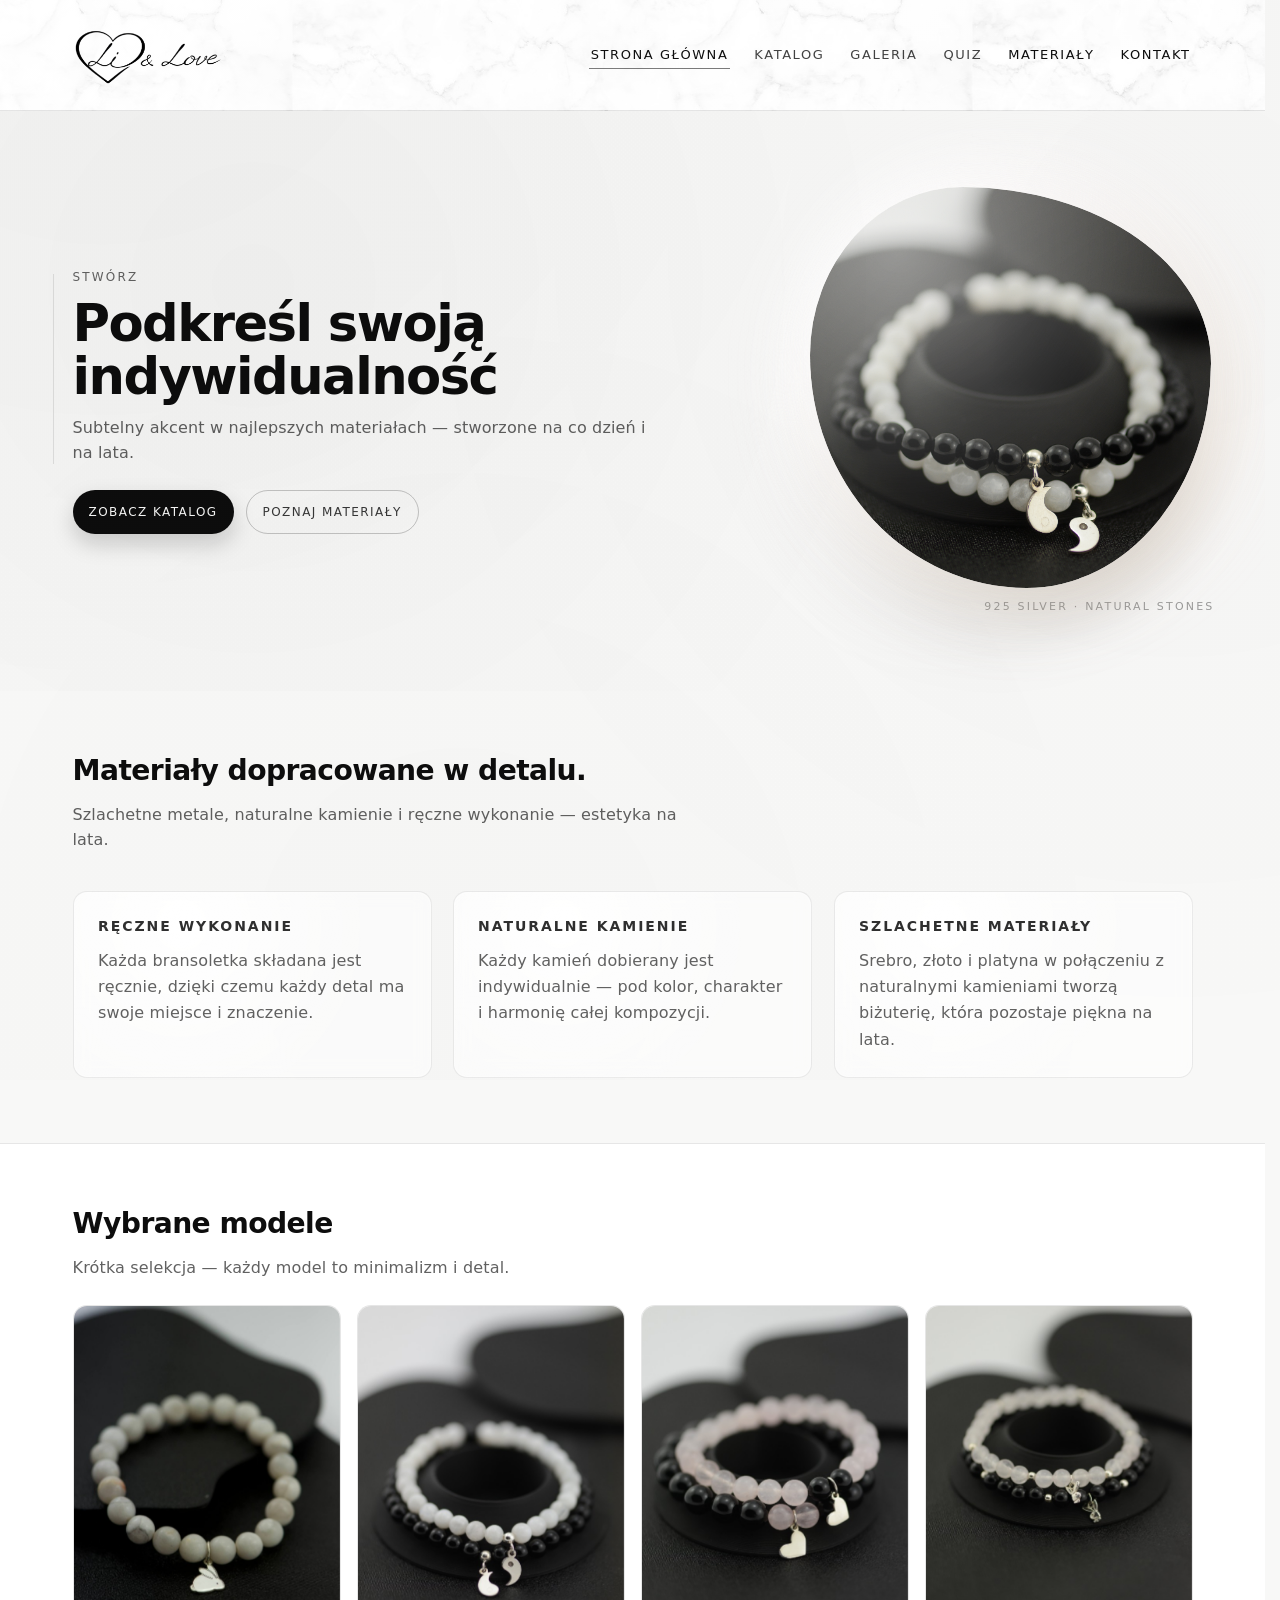
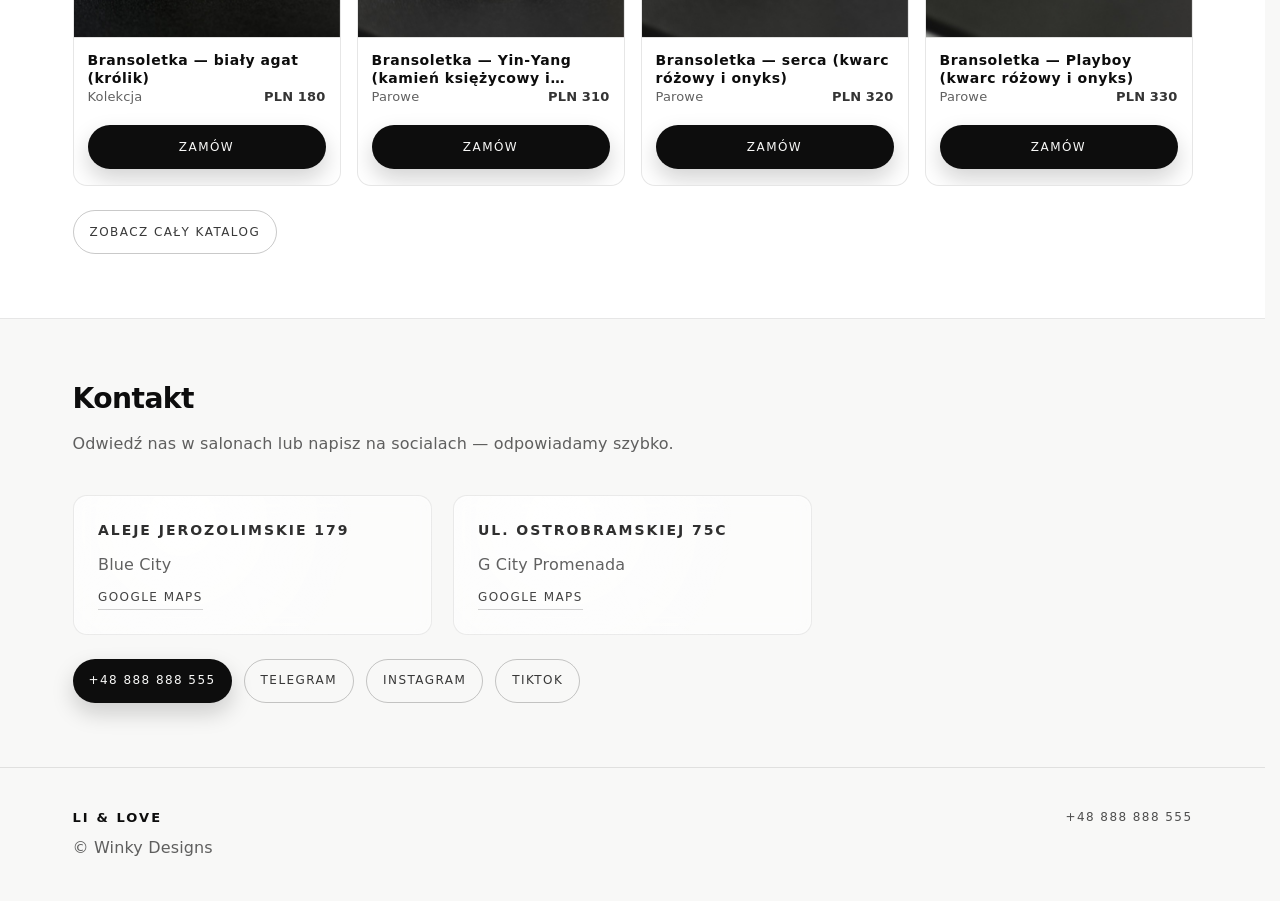
<file: index.html>
<!doctype html>
<html lang="pl">
  <head>
    <meta charset="utf-8" />
    <meta name="viewport" content="width=device-width, initial-scale=1" />
    <meta
      name="description"
      content="Minimalistyczna, luksusowa marka bransoletek. Nowoczesny design, wysokiej jakości materiały, ponadczasowe formy."
    />
    <title>Li &amp; Love · Bransoletki</title>

    <link rel="stylesheet" href="./css/reset.css" />
    <link rel="stylesheet" href="./css/styles.css?v=20260427-live1" />

    <!-- Favicon and Apple Touch Icons -->
    <link rel="icon" href="./assets/images/logo-mark.png" />
    <link rel="apple-touch-icon" sizes="180x180" href="./assets/images/apple-touch-icon.png" />
    <link rel="apple-touch-icon" sizes="152x152" href="./assets/images/apple-touch-icon-152x152.png" />
    <link rel="apple-touch-icon" sizes="120x120" href="./assets/images/apple-touch-icon-120x120.png" />
    <link rel="apple-touch-icon" sizes="76x76" href="./assets/images/apple-touch-icon-76x76.png" />
    <link rel="apple-touch-icon" sizes="60x60" href="./assets/images/apple-touch-icon-60x60.png" />
    <meta name="apple-mobile-web-app-capable" content="yes" />
    <meta name="apple-mobile-web-app-status-bar-style" content="default" />
    <meta name="apple-mobile-web-app-title" content="Li & Love" />
  </head>
  <body>
    <a class="skip-link" href="#main">Przejdź do treści</a>

    <header class="site-header" role="banner">
      <div class="container header-inner">
        <a class="brand" href="./index.html" aria-label="Li &amp; Love — strona główna">
          <img class="brand-logo" src="./assets/images/logo-header.png" alt="Li &amp; Love" />
        </a>

        <button class="nav-toggle" type="button" aria-label="Menu" aria-expanded="false">
          <span class="nav-toggle-bars" aria-hidden="true"></span>
        </button>

        <nav class="nav" aria-label="Główna nawigacja">
          <a class="nav-link is-active" href="./index.html">Strona główna</a>
          <a class="nav-link" href="./catalog.html">Katalog</a>
          <a class="nav-link" href="./gallery.html">Galeria</a>
          <a class="nav-link" href="./quiz.html">Quiz</a>
          <a class="nav-link" href="#materials">Materiały</a>
          <a class="nav-link" href="#contact">Kontakt</a>
          <span class="nav-indicator" aria-hidden="true"></span>
        </nav>
      </div>
    </header>

    <div class="mobile-menu" id="mobileMenu" hidden>
      <div class="mobile-menu-backdrop" data-close="1"></div>
      <div class="mobile-menu-panel" role="dialog" aria-modal="true" aria-label="Menu">
        <a class="mobile-menu-link" href="./index.html">Strona główna</a>
        <a class="mobile-menu-link" href="./catalog.html">Katalog</a>
        <a class="mobile-menu-link" href="./gallery.html">Galeria</a>
        <a class="mobile-menu-link" href="./quiz.html">Quiz</a>
        <a class="mobile-menu-link" href="#materials">Materiały</a>
        <a class="mobile-menu-link" href="#contact">Kontakt</a>
      </div>
    </div>

    <main id="main">
      <section class="hero" data-reveal>
        <div class="container hero-inner">
          <div class="hero-copy">
            <p class="eyebrow">Stwórz</p>
            <h1 class="hero-title">Podkreśl swoją indywidualność</h1>
            <p class="hero-subtitle">
              Subtelny akcent w najlepszych materiałach — stworzone na co dzień i na lata.
            </p>
            <div class="hero-actions">
              <a class="btn btn-primary" href="./catalog.html">Zobacz katalog</a>
              <a class="btn btn-ghost" href="#materials">Poznaj materiały</a>
            </div>
          </div>

          <div class="hero-media">
            <div class="hero-art" aria-hidden="true">
              <div class="hero-bg-orb"></div>
              <div class="hero-product-wrap">
                <div class="hero-product">
                  <img
                    class="hero-bracelet"
                    src="./assets/images/bracelet-hero-new.png"
                    alt="Bransoletka Li &amp; Love"
                    loading="eager"
                    decoding="async"
                  />
                  <div class="hero-shine hero-shine--blur" aria-hidden="true"></div>
                  <div class="hero-shine hero-shine--gloss" aria-hidden="true"></div>
                </div>
              </div>
            </div>
          </div>
        </div>
      </section>

      <section class="section" id="materials" data-reveal>
        <div class="container">
          <div class="section-head">
            <h2 class="section-title">Materiały dopracowane w detalu.</h2>
            <p class="section-subtitle">
              Szlachetne metale, naturalne kamienie i ręczne wykonanie — estetyka na lata.
            </p>
          </div>

          <div class="feature-grid">
            <article class="feature">
              <h3 class="feature-title">RĘCZNE WYKONANIE</h3>
              <p class="feature-text">Każda bransoletka składana jest ręcznie, dzięki czemu każdy detal ma swoje miejsce i znaczenie.</p>
            </article>
            <article class="feature">
              <h3 class="feature-title">NATURALNE KAMIENIE</h3>
              <p class="feature-text">Każdy kamień dobierany jest indywidualnie — pod kolor, charakter i harmonię całej kompozycji.</p>
            </article>
            <article class="feature">
              <h3 class="feature-title">SZLACHETNE MATERIAŁY</h3>
              <p class="feature-text">Srebro, złoto i platyna w połączeniu z naturalnymi kamieniami tworzą biżuterię, która pozostaje piękna na lata.</p>
            </article>
          </div>
        </div>
      </section>

      <section class="section section-contrast" data-reveal>
        <div class="container">
          <div class="section-head">
            <h2 class="section-title">Wybrane modele</h2>
            <p class="section-subtitle">Krótka selekcja — każdy model to minimalizm i detal.</p>
          </div>

          <div class="product-grid" id="featuredGrid" aria-live="polite"></div>

          <div class="section-actions">
            <a class="btn btn-ghost" href="./catalog.html">Zobacz cały katalog</a>
          </div>
        </div>
      </section>

      <section class="section" id="contact" data-reveal>
        <div class="container">
          <div class="section-head">
            <h2 class="section-title">Kontakt</h2>
            <p class="section-subtitle">Odwiedź nas w salonach lub napisz na socialach — odpowiadamy szybko.</p>
          </div>

          <div class="feature-grid">
            <article class="feature">
              <h3 class="feature-title">Aleje Jerozolimskie 179</h3>
              <p class="feature-text">Blue City</p>
              <a
                class="feature-map"
                href="https://www.google.com/maps/search/?api=1&query=Aleje%20Jerozolimskie%20179%2C%20Warszawa"
                target="_blank"
                rel="noopener"
              >Google Maps</a>
            </article>
            <article class="feature">
              <h3 class="feature-title">ul. Ostrobramskiej 75C</h3>
              <p class="feature-text">G City Promenada</p>
              <a
                class="feature-map"
                href="https://www.google.com/maps/search/?api=1&query=ul.%20Ostrobramskiej%2075C%2C%20Warszawa"
                target="_blank"
                rel="noopener"
              >Google Maps</a>
            </article>
          </div>

          <div class="section-actions">
            <a class="btn btn-primary" href="tel:+48888888555" aria-label="Zadzwoń: +48 888 888 555">+48 888 888 555</a>
            <a class="btn btn-ghost" href="https://t.me/fleur_de_lis_li" aria-label="Telegram: @fleur_de_lis_li">Telegram</a>
            <a class="btn btn-ghost" href="https://www.instagram.com/bizuteria_li_andlove/" aria-label="Instagram: @bizuteria_li_andlove">Instagram</a>
            <a class="btn btn-ghost" href="https://www.tiktok.com/@bizuteria_li_andlove" aria-label="TikTok: bizuteria_li_andlove">TikTok</a>
          </div>
        </div>
      </section>
    </main>

    <footer class="site-footer">
      <div class="container footer-inner">
        <div class="footer-left">
          <p class="footer-brand">Li &amp; Love</p>
          <p class="footer-note">© Winky Designs</p>
        </div>
        <div class="footer-right">
          <a class="footer-link" href="tel:+48888888555">+48 888 888 555</a>
        </div>
      </div>
    </footer>

    <script type="module" src="./js/main.js?v=20260426-akwa2"></script>
  </body>
</html>
</file>
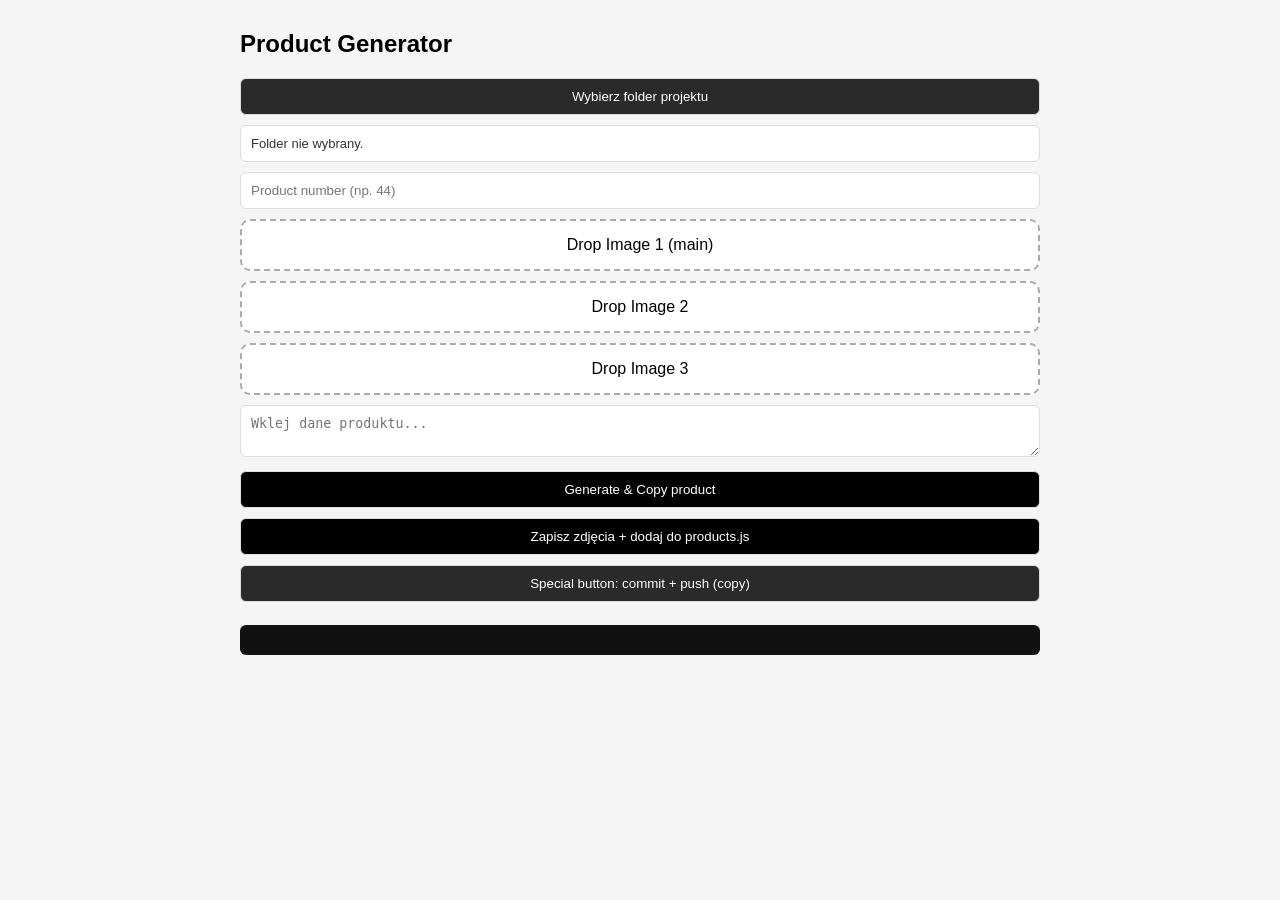
<file: product-generator.html>
<!DOCTYPE html>
<html lang="pl">
<head>
  <meta charset="UTF-8" />
  <meta name="viewport" content="width=device-width, initial-scale=1" />
  <title>Product Generator</title>

  <style>
    body {
      font-family: Arial, sans-serif;
      background: #f5f5f5;
      padding: 30px;
      max-width: 800px;
      margin: auto;
    }

    h2 {
      margin-top: 0;
    }

    input, textarea, button {
      width: 100%;
      margin-bottom: 10px;
      padding: 10px;
      border-radius: 6px;
      border: 1px solid #ddd;
      box-sizing: border-box;
    }

    button {
      background: black;
      color: white;
      cursor: pointer;
    }

    button.secondary {
      background: #2a2a2a;
    }

    button:disabled {
      opacity: 0.6;
      cursor: not-allowed;
    }

    .dropzone {
      border: 2px dashed #aaa;
      padding: 15px;
      text-align: center;
      border-radius: 10px;
      background: white;
      margin-bottom: 10px;
    }

    .dropzone.active {
      border-color: black;
    }

    .preview img {
      width: 80px;
      height: 80px;
      object-fit: cover;
      margin-top: 10px;
      border-radius: 6px;
    }

    .status {
      font-size: 13px;
      color: #333;
      margin-bottom: 10px;
      padding: 10px;
      border-radius: 6px;
      background: #fff;
      border: 1px solid #ddd;
    }

    pre {
      background: #111;
      color: #0f0;
      padding: 15px;
      border-radius: 6px;
      white-space: pre-wrap;
    }
  </style>
</head>

<body>

<h2>Product Generator</h2>

<button class="secondary" onclick="pickProjectFolder()">Wybierz folder projektu</button>
<div class="status" id="folderStatus">Folder nie wybrany.</div>

<input type="number" id="productIndex" placeholder="Product number (np. 44)" />

<div class="dropzone" data-index="0">
  Drop Image 1 (main)
  <div class="preview"></div>
</div>

<div class="dropzone" data-index="1">
  Drop Image 2
  <div class="preview"></div>
</div>

<div class="dropzone" data-index="2">
  Drop Image 3
  <div class="preview"></div>
</div>

<textarea id="textInput" placeholder="Wklej dane produktu..."></textarea>

<button onclick="generateAndCopy()">Generate & Copy product</button>
<button onclick="saveToProject()">Zapisz zdjęcia + dodaj do products.js</button>
<button class="secondary" onclick="specialPushButton()">Special button: commit + push (copy)</button>

<pre id="output"></pre>

<script>
let files = [null, null, null];
let projectDirHandle = null;
let lastProductMeta = null;

const folderStatus = document.getElementById("folderStatus");

document.querySelectorAll(".dropzone").forEach((zone) => {
  zone.addEventListener("dragover", (e) => {
    e.preventDefault();
    zone.classList.add("active");
  });

  zone.addEventListener("dragleave", () => {
    zone.classList.remove("active");
  });

  zone.addEventListener("drop", (e) => {
    e.preventDefault();
    zone.classList.remove("active");

    const index = Number(zone.dataset.index);
    const file = e.dataTransfer.files[0];
    if (!file) return;

    files[index] = file;

    const preview = zone.querySelector(".preview");
    preview.innerHTML = "";

    const img = document.createElement("img");
    img.src = URL.createObjectURL(file);
    preview.appendChild(img);
  });
});

function setStatus(msg) {
  folderStatus.textContent = msg;
}

async function pickProjectFolder() {
  if (!("showDirectoryPicker" in window)) {
    alert("Twoja przeglądarka nie wspiera File System Access API (użyj Chrome/Edge).");
    return;
  }

  try {
    const dir = await window.showDirectoryPicker();
    await ensureProjectStructure(dir);
    projectDirHandle = dir;
    setStatus("Folder projektu wybrany poprawnie.");
  } catch (error) {
    if (error && error.name === "AbortError") return;
    alert("To nie wygląda na folder projektu liandlove.github.io.");
  }
}

async function ensureProjectStructure(root) {
  const jsDir = await root.getDirectoryHandle("js");
  await jsDir.getFileHandle("products.js");
  const assetsDir = await root.getDirectoryHandle("assets");
  await assetsDir.getDirectoryHandle("images");
}

function getIndex() {
  const value = document.getElementById("productIndex").value;
  if (!value) {
    alert("Wpisz numer produktu!");
    return null;
  }
  return String(value).trim();
}

function slugify(text) {
  return text
    .toLowerCase()
    .normalize("NFD")
    .replace(/[\u0300-\u036f]/g, "")
    .replace(/[^\w\s-]/g, "")
    .replace(/\s+/g, "-")
    .replace(/-+/g, "-")
    .replace(/^-|-$/g, "");
}

function extractField(text, label) {
  const regex = new RegExp(label + ":(.*)");
  const match = text.match(regex);
  return match ? match[1].trim() : "";
}

function extractDescription(text) {
  const parts = text.split("Opis:");
  return parts[1] ? parts[1].trim() : "";
}

function parsePrice(text) {
  const parsed = parseInt(String(text).replace(/[^\d]/g, ""), 10);
  return Number.isFinite(parsed) ? parsed : 0;
}

function detectColors(text) {
  const map = {
    ziel: "green",
    srebr: "silver",
    czarn: "black",
    bial: "white",
    beż: "beige",
    bez: "beige",
    oliwk: "green",
    rozow: "pink",
    szar: "gray",
    zl: "gold"
  };

  const found = [];
  const lowered = text.toLowerCase();
  for (const key in map) {
    if (lowered.includes(key)) found.push(map[key]);
  }
  return [...new Set(found)];
}

function buildProduct(index) {
  const text = document.getElementById("textInput").value;

  const category = extractField(text, "Kategoria");
  const priceText = extractField(text, "Cena");
  const stone = extractField(text, "Rodzaj kamienia");
  const metal = extractField(text, "Metal");
  const weight = extractField(text, "Waga");
  const description = extractDescription(text);

  const price = parsePrice(priceText);
  const baseId = stone ? slugify(stone) : "produkt";
  const id = `${baseId}-${index}`;
  const safeStone = stone || "nowy model";
  const name = `Bransoletka — ${safeStone}`;
  const colors = detectColors(description + " " + safeStone);

  const base = `./assets/images/product-${index}`;
  const images = files
    .map((file, i) => (file ? `${base}-0${i + 1}.png` : null))
    .filter(Boolean);

  return {
    id,
    name,
    price,
    currency: "PLN",
    colors,
    material: "sterling_silver",
    images,
    featured: false,
    categories: [category || "Kolekcja"],
    description,
    specs: {
      kamienie: safeStone,
      metal: metal || "Srebro 925",
      waga: weight || ""
    },
    gallery: images
  };
}

function generateAndCopy() {
  const index = getIndex();
  if (!index) return;

  const product = buildProduct(index);
  const json = JSON.stringify(product, null, 2);

  document.getElementById("output").textContent = json;
  lastProductMeta = { index, product };

  navigator.clipboard.writeText(json).then(() => {
    alert("Copied to clipboard ✅");
  });
}

async function fileToPngBlob(file) {
  const bitmap = await createImageBitmap(file);
  const canvas = document.createElement("canvas");
  canvas.width = bitmap.width;
  canvas.height = bitmap.height;
  const ctx = canvas.getContext("2d");
  ctx.drawImage(bitmap, 0, 0);
  return new Promise((resolve) => {
    canvas.toBlob((blob) => resolve(blob), "image/png");
  });
}

async function saveImages(index) {
  const assetsDir = await projectDirHandle.getDirectoryHandle("assets");
  const imagesDir = await assetsDir.getDirectoryHandle("images");

  for (let i = 0; i < files.length; i += 1) {
    const file = files[i];
    if (!file) continue;

    const pngBlob = await fileToPngBlob(file);
    const fileName = `product-${index}-0${i + 1}.png`;
    const targetFile = await imagesDir.getFileHandle(fileName, { create: true });
    const writable = await targetFile.createWritable();
    await writable.write(pngBlob);
    await writable.close();
  }
}

async function appendProductToProductsJs(product) {
  const jsDir = await projectDirHandle.getDirectoryHandle("js");
  const productsFileHandle = await jsDir.getFileHandle("products.js");
  const file = await productsFileHandle.getFile();
  const content = await file.text();

  const insertPos = content.lastIndexOf("];");
  if (insertPos === -1) {
    throw new Error("Nie znaleziono końca tablicy PRODUCTS w js/products.js");
  }

  const before = content.slice(0, insertPos).trimEnd();
  const needsComma = !before.endsWith(",") && !before.endsWith("[");
  const productJson = JSON.stringify(product, null, 2);
  const insertChunk = `${needsComma ? "," : ""}\n${productJson}\n`;
  const next = content.slice(0, insertPos) + insertChunk + content.slice(insertPos);

  const writable = await productsFileHandle.createWritable();
  await writable.write(next);
  await writable.close();
}

async function saveToProject() {
  const index = getIndex();
  if (!index) return;
  if (!projectDirHandle) {
    alert("Najpierw kliknij 'Wybierz folder projektu'.");
    return;
  }

  const product = buildProduct(index);
  if (!product.images.length) {
    alert("Dodaj minimum 1 zdjęcie.");
    return;
  }

  try {
    await saveImages(index);
    await appendProductToProductsJs(product);
    document.getElementById("output").textContent = JSON.stringify(product, null, 2);
    lastProductMeta = { index, product };
    alert("Zapisane: zdjęcia + js/products.js ✅");
  } catch (error) {
    console.error(error);
    alert("Błąd zapisu. Sprawdź uprawnienia do folderu i spróbuj ponownie.");
  }
}

function specialPushButton() {
  const idx = lastProductMeta?.index ? String(lastProductMeta.index) : "unknown";
  const commitTitle = `add product ${idx} from generator`;
  const commands = [
    "git add .",
    `git commit -m "${commitTitle}"`,
    "git push"
  ];

  const text = commands.join("\n");
  navigator.clipboard.writeText(text).then(() => {
    alert("Skopiowałem komendy git do schowka. Wklej je w terminalu projektu.");
  });
}
</script>

</body>
</html>
</file>
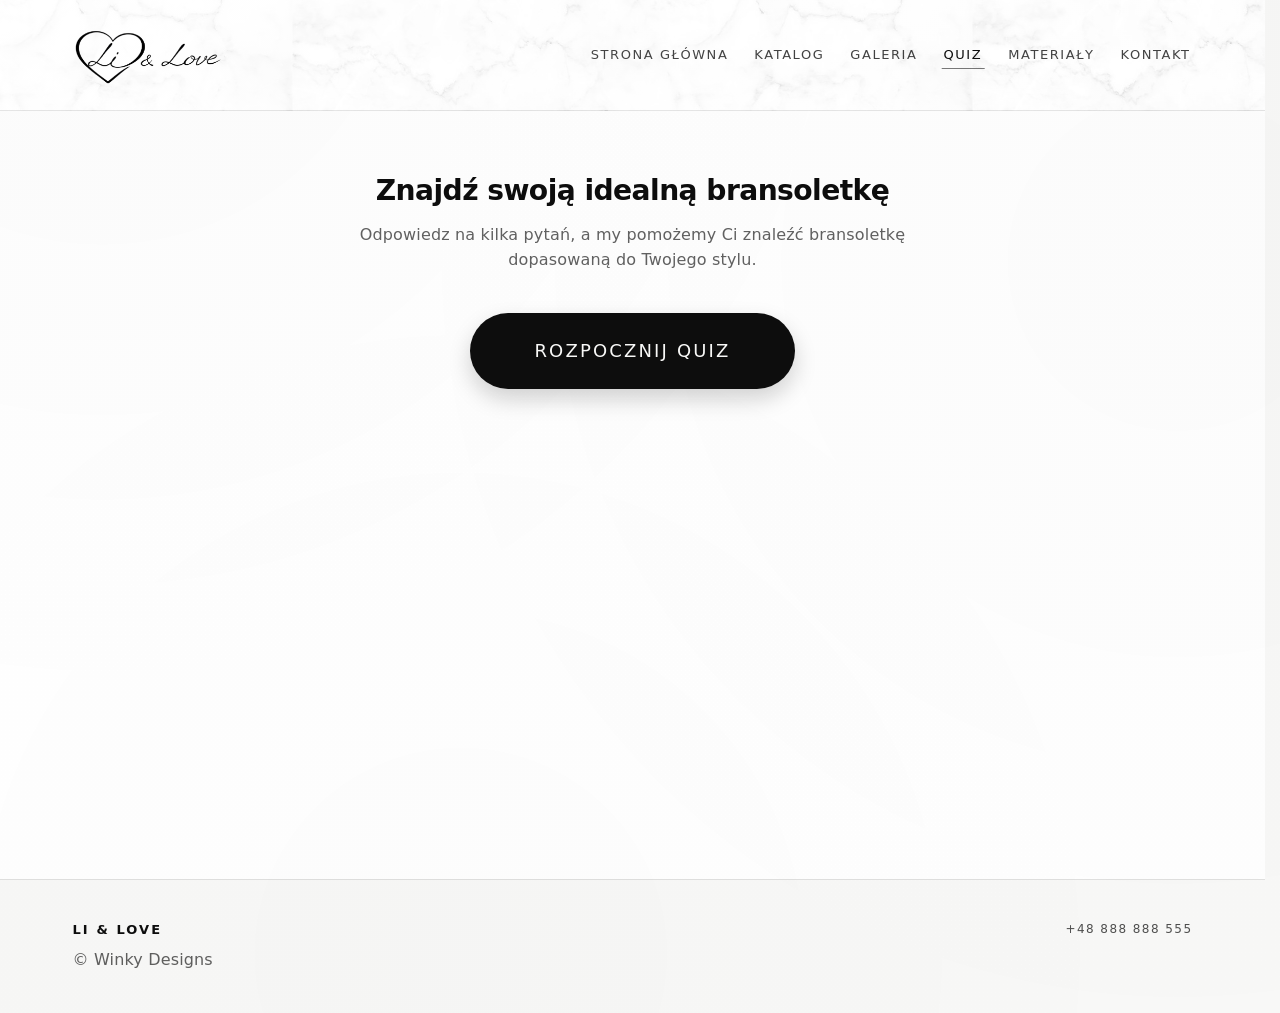
<file: quiz.html>
<!doctype html>
<html lang="pl">
  <head>
    <meta charset="utf-8" />
    <meta name="viewport" content="width=device-width, initial-scale=1" />
    <meta
      name="description"
      content="Quiz pomoże Ci znaleźć idealną bransoletkę dopasowaną do Twojego stylu. Odpowiedz na kilka pytań i odkryj swoją bransoletkę Li & Love."
    />
    <title>Quiz · Znajdź idealną bransoletkę | Li &amp; Love</title>

    <link rel="stylesheet" href="./css/reset.css" />
    <link rel="stylesheet" href="./css/styles.css?v=20260427-live1" />
    <link rel="stylesheet" href="./css/quiz.css" />

    <!-- Favicon and Apple Touch Icons -->
    <link rel="icon" href="./assets/images/logo-mark.png" />
    <link rel="apple-touch-icon" sizes="180x180" href="./assets/images/apple-touch-icon.png" />
    <link rel="apple-touch-icon" sizes="152x152" href="./assets/images/apple-touch-icon-152x152.png" />
    <link rel="apple-touch-icon" sizes="120x120" href="./assets/images/apple-touch-icon-120x120.png" />
    <link rel="apple-touch-icon" sizes="76x76" href="./assets/images/apple-touch-icon-76x76.png" />
    <link rel="apple-touch-icon" sizes="60x60" href="./assets/images/apple-touch-icon-60x60.png" />
    <meta name="apple-mobile-web-app-capable" content="yes" />
    <meta name="apple-mobile-web-app-status-bar-style" content="default" />
    <meta name="apple-mobile-web-app-title" content="Li & Love" />
  </head>
  <body>
    <a class="skip-link" href="#quiz-main">Przejdź do quizu</a>

    <header class="site-header" role="banner">
      <div class="container header-inner">
        <a class="brand" href="./index.html" aria-label="Li &amp; Love — strona główna">
          <img class="brand-logo" src="./assets/images/logo-header.png" alt="Li &amp; Love" />
        </a>

        <button class="nav-toggle" type="button" aria-label="Menu" aria-expanded="false">
          <span class="nav-toggle-bars" aria-hidden="true"></span>
        </button>

        <nav class="nav" aria-label="Główna nawigacja">
          <a class="nav-link" href="./index.html">Strona główna</a>
          <a class="nav-link" href="./catalog.html">Katalog</a>
          <a class="nav-link" href="./gallery.html">Galeria</a>
          <a class="nav-link is-active" href="./quiz.html">Quiz</a>
          <a class="nav-link" href="./index.html#materials">Materiały</a>
          <a class="nav-link" href="./index.html#contact">Kontakt</a>
          <span class="nav-indicator" aria-hidden="true"></span>
        </nav>
      </div>
    </header>

    <div class="mobile-menu" id="mobileMenu" hidden>
      <div class="mobile-menu-backdrop" data-close="1"></div>
      <div class="mobile-menu-panel" role="dialog" aria-modal="true" aria-label="Menu">
        <a class="mobile-menu-link" href="./index.html">Strona główna</a>
        <a class="mobile-menu-link" href="./catalog.html">Katalog</a>
        <a class="mobile-menu-link" href="./gallery.html">Galeria</a>
        <a class="mobile-menu-link" href="./quiz.html">Quiz</a>
        <a class="mobile-menu-link" href="./index.html#materials">Materiały</a>
        <a class="mobile-menu-link" href="./index.html#contact">Kontakt</a>
      </div>
    </div>

    <main id="quiz-main" class="quiz-main">
      <!-- Quiz Content -->
      <div class="container">
        <!-- Welcome Screen -->
        <div class="quiz-screen welcome-screen" id="welcomeScreen">
          <div class="screen-content">
            <div class="section-head">
              <h1 class="section-title">Znajdź swoją idealną bransoletkę</h1>
              <p class="section-subtitle">
                Odpowiedz na kilka pytań, a my pomożemy Ci znaleźć bransoletkę dopasowaną do Twojego stylu.
              </p>
            </div>
            <div class="quiz-actions">
              <button class="btn btn-primary btn-large" id="startQuizBtn">Rozpocznij quiz</button>
            </div>
          </div>
        </div>

        <!-- Question Screen -->
        <div class="quiz-screen question-screen hidden" id="questionScreen">
          <div class="screen-content">
            <!-- Progress Bar -->
            <div class="quiz-progress">
              <div class="progress-bar">
                <div class="progress-fill" id="progressFill"></div>
              </div>
              <div class="progress-text">
                Pytanie <span id="currentQuestion">1</span> z <span id="totalQuestions">8</span>
              </div>
            </div>

            <h2 class="question-title" id="questionTitle"></h2>
            <div class="question-options" id="questionOptions"></div>
            <div class="question-actions">
              <button class="btn btn-primary" id="nextBtn" disabled>Dalej</button>
              <button class="btn btn-secondary" id="backBtn" disabled>Wstecz</button>
            </div>
          </div>
        </div>

        <!-- Result Screen -->
        <div class="quiz-screen result-screen hidden" id="resultScreen">
          <div class="screen-content">
            <div class="section-head">
              <h2 class="section-title">Twoja idealna bransoletka</h2>
              <p class="section-subtitle">Na podstawie Twoich odpowiedzi znaleźliśmy dla Ciebie idealną bransoletkę.</p>
            </div>
            <div class="result-product" id="resultProduct"></div>
            <div class="result-alternatives" id="resultAlternatives"></div>
            <div class="result-actions">
              <button class="btn btn-secondary" id="restartQuizBtn">Powtórz quiz</button>
              <a href="./catalog.html" class="btn btn-ghost">Zobacz katalog</a>
            </div>
          </div>
        </div>
      </div>
    </main>

    <footer class="site-footer">
      <div class="container footer-inner">
        <div class="footer-left">
          <p class="footer-brand">Li &amp; Love</p>
          <p class="footer-note">© Winky Designs</p>
        </div>
        <div class="footer-right">
          <a class="footer-link" href="tel:+48888888555">+48 888 888 555</a>
        </div>
      </div>
    </footer>

    <!-- Scripts -->
    <script type="module" src="./js/products.js"></script>
    <script type="module" src="./js/productModal.js"></script>
    <script type="module" src="./js/quiz.js"></script>
    <script type="module" src="./js/main.js"></script>
  </body>
</html>
</file>
<file: css/styles.css>
:root {
  --black: #0d0d0d;
  --gray: #8c8c8c;
  --light-gray: #e6e6e6;
  --off-white: #f8f8f7;
  --white: #ffffff;

  --container: 1120px;
  --radius: 14px;
  --radius-sm: 10px;
  --shadow-soft: 0 12px 32px rgba(13, 13, 13, 0.12);

  --space-1: 8px;
  --space-2: 16px;
  --space-3: 24px;
  --space-4: 40px;
  --space-5: 64px;

  --text: var(--black);
  --muted: rgba(13, 13, 13, 0.65);
  --hairline: rgba(13, 13, 13, 0.1);

  --ease: cubic-bezier(0.2, 0.8, 0.2, 1);
  --dur: 180ms;
}

html,
body {
  overflow-x: clip;
}

html {
  scroll-behavior: smooth;
  scrollbar-gutter: stable;
}

@supports not (overflow: clip) {
  html,
  body {
    overflow-x: hidden;
  }
}

/* Telegram in-app browser: hard-block horizontal scrolling */
html.is-telegram,
html.is-telegram body {
  overflow-x: hidden !important;
  overscroll-behavior-x: none;
}

html.is-telegram body {
  touch-action: pan-y;
}

/* Anchor offset for sticky header */
#materials,
#contact {
  scroll-margin-top: 140px;
}

@media (max-width: 560px) {
  #materials,
  #contact {
    scroll-margin-top: 110px;
  }
}

body {
  background: var(--off-white);
  color: var(--text);
  font-family: ui-sans-serif, system-ui, -apple-system, Segoe UI, Roboto, Helvetica, Arial, "Apple Color Emoji",
    "Segoe UI Emoji";
  line-height: 1.55;
  letter-spacing: 0.01em;
}

/* Luxury grain (very subtle) */
body::before {
  content: "";
  position: fixed;
  inset: -20%;
  pointer-events: none;
  background:
    radial-gradient(circle at 20% 10%, rgba(13, 13, 13, 0.035), transparent 42%),
    radial-gradient(circle at 80% 35%, rgba(13, 13, 13, 0.028), transparent 48%),
    radial-gradient(circle at 40% 90%, rgba(13, 13, 13, 0.02), transparent 44%);
  opacity: 0.55;
  mix-blend-mode: multiply;
  transform: translate3d(0, 0, 0);
  animation: grainDrift 18s linear infinite;
  z-index: 0;
}

@keyframes grainDrift {
  0% {
    transform: translate3d(-1%, -1%, 0);
  }
  100% {
    transform: translate3d(1%, 1%, 0);
  }
}

@media (prefers-reduced-motion: reduce) {
  body::before {
    animation: none;
  }
}

/* Subtle motion primitives */
[data-reveal] {
  opacity: 1;
  transform: none;
  transition: none;
}

[data-reveal].is-revealed {
  opacity: 1;
  transform: translateY(0);
}

@media (prefers-reduced-motion: reduce) {
  [data-reveal] {
    opacity: 1;
    transform: none;
    transition: none;
  }
}

a:focus-visible {
  outline: 2px solid rgba(13, 13, 13, 0.55);
  outline-offset: 3px;
  border-radius: 10px;
}

.container {
  width: min(100% - 2 * var(--space-2), var(--container));
  margin-inline: auto;
}

.skip-link {
  position: absolute;
  left: -9999px;
  top: var(--space-2);
  background: var(--white);
  color: var(--black);
  border: 1px solid var(--hairline);
  border-radius: var(--radius-sm);
  padding: 10px 12px;
  z-index: 1000;
}

.skip-link:focus {
  left: var(--space-2);
}

/* Header / Nav */
.site-header {
  position: sticky;
  top: 0;
  z-index: 500;
  border-bottom: 1px solid var(--hairline);
  background: var(--white);
  background-image: url("../assets/textures/marble.png");
  background-size: 680px auto;
  background-position: center;
  background-repeat: repeat;
  isolation: isolate;
  overflow: clip;
}

/* Telegram in-app browser: avoid sticky header glitches */
html.is-telegram .site-header {
  position: static;
  top: auto;
}

.site-header::before {
  content: "";
  position: absolute;
  inset: 0;
  background: linear-gradient(90deg, rgba(255, 255, 255, 0.55), rgba(255, 255, 255, 0.35));
  z-index: -1;
}

.site-header::after {
  content: "";
  position: absolute;
  inset: 0;
  background: linear-gradient(115deg, rgba(255, 255, 255, 0), rgba(255, 255, 255, 0.26), rgba(255, 255, 255, 0));
  transform: translateX(-40%);
  opacity: 0.75;
  pointer-events: none;
  mix-blend-mode: soft-light;
  animation: headerGlint 10s var(--ease) infinite;
}

@keyframes headerGlint {
  0% {
    transform: translateX(-55%);
    opacity: 0.35;
  }
  45% {
    opacity: 0.75;
  }
  100% {
    transform: translateX(55%);
    opacity: 0.35;
  }
}

@media (prefers-reduced-motion: reduce) {
  .site-header::after {
    animation: none;
  }
}

.header-inner {
  display: flex;
  align-items: center;
  justify-content: space-between;
  gap: var(--space-2);
  padding-block: 0;
}

.brand {
  display: inline-flex;
  align-items: center;
  gap: 10px;
  min-height: 44px;
}

.brand-logo {
  height: 110px;
  width: auto;
  max-width: min(520px, 60vw);
  object-fit: contain;
  display: block;
}

@media (max-width: 992px) {
  .header-inner {
    display: grid;
    grid-template-columns: 1fr auto 1fr;
    align-items: center;
  }

  .brand-logo {
    height: 82px;
    max-width: min(380px, 74vw);
  }

  .brand {
    grid-column: 2;
    justify-self: center;
  }

  .nav {
    display: none !important;
  }
}

.nav {
  position: relative;
  display: flex;
  gap: clamp(12px, 2vw, 22px);
  align-items: center;
  flex-wrap: wrap;
  justify-content: flex-end;
}

.nav-toggle {
  display: none;
  width: 44px;
  height: 44px;
  border-radius: 999px;
  border: 1px solid rgba(13, 13, 13, 0.14);
  background: rgba(255, 255, 255, 0.65);
  cursor: pointer;
  justify-self: end;
}

.nav-toggle-bars {
  position: relative;
  display: block;
  width: 18px;
  height: 2px;
  margin: 0 auto;
  background: rgba(13, 13, 13, 0.78);
  border-radius: 999px;
  transition: background var(--dur) var(--ease), transform var(--dur) var(--ease);
}

.nav-toggle-bars::before,
.nav-toggle-bars::after {
  content: "";
  position: absolute;
  left: 0;
  width: 18px;
  height: 2px;
  background: rgba(13, 13, 13, 0.78);
  border-radius: 999px;
  transition: transform var(--dur) var(--ease), top var(--dur) var(--ease), opacity var(--dur) var(--ease);
}

.nav-toggle-bars::before {
  top: -6px;
}

.nav-toggle-bars::after {
  top: 6px;
}

.nav-toggle.is-open .nav-toggle-bars {
  background: transparent;
}

.nav-toggle.is-open .nav-toggle-bars::before {
  top: 0;
  transform: rotate(45deg);
}

.nav-toggle.is-open .nav-toggle-bars::after {
  top: 0;
  transform: rotate(-45deg);
}

@media (max-width: 992px) {
  .nav-toggle {
    display: inline-flex;
    align-items: center;
    justify-content: center;
    grid-column: 3;
  }
}

/* Mobile menu overlay */
.mobile-menu {
  position: fixed;
  inset: 0;
  z-index: 997;
}

.mobile-menu[hidden] {
  display: none !important;
}

.mobile-menu-backdrop {
  position: absolute;
  inset: 0;
  background: rgba(13, 13, 13, 0.35);
  backdrop-filter: blur(4px);
  -webkit-backdrop-filter: blur(4px);
  opacity: 0;
  transition: opacity 420ms cubic-bezier(0.16, 1, 0.3, 1);
}

.mobile-menu-panel {
  position: absolute;
  right: var(--space-2);
  top: calc(110px + var(--space-2));
  width: min(320px, calc(100% - 2 * var(--space-2)));
  border-radius: calc(var(--radius) + 6px);
  border: 1px solid rgba(255, 255, 255, 0.35);
  background: rgba(255, 255, 255, 0.92);
  box-shadow: 0 30px 80px rgba(13, 13, 13, 0.22);
  overflow: clip;
  padding: 10px;
  opacity: 0;
  transform-origin: 18px 18px;
  transform: translate3d(var(--menu-from-x, 0px), var(--menu-from-y, -8px), 0) scale(0.12);
  transition:
    opacity 220ms var(--ease),
    transform 420ms cubic-bezier(0.16, 1, 0.3, 1);
  will-change: opacity, transform;
}

.mobile-menu.is-open .mobile-menu-backdrop {
  opacity: 1;
}

.mobile-menu.is-open .mobile-menu-panel {
  opacity: 1;
  transform: translate3d(0, 0, 0) scale(1);
}

.mobile-menu.is-measuring .mobile-menu-backdrop {
  opacity: 0;
  transition: none;
}

.mobile-menu.is-measuring .mobile-menu-panel {
  opacity: 0;
  transform: translate(0, 0) scale(1);
  transition: none;
}

.mobile-menu.is-closing .mobile-menu-backdrop {
  opacity: 0;
}

.mobile-menu.is-closing .mobile-menu-panel {
  opacity: 0;
  transform: translate3d(var(--menu-from-x, 0px), var(--menu-from-y, -6px), 0) scale(0.12);
}

@media (prefers-reduced-motion: reduce) {
  /* Keep it subtle instead of disabling entirely */
  .mobile-menu-backdrop {
    transition: opacity 140ms linear;
  }

  .mobile-menu-panel {
    transition: opacity 140ms linear, transform 200ms ease-out;
    transform: translate3d(var(--menu-from-x, 0px), var(--menu-from-y, -6px), 0) scale(0.92);
  }
}

.mobile-menu-link {
  display: block;
  padding: 12px 12px;
  border-radius: 14px;
  font-size: 12px;
  letter-spacing: 0.14em;
  text-transform: uppercase;
  color: rgba(13, 13, 13, 0.82);
}

.mobile-menu-link:hover {
  background: rgba(255, 255, 255, 0.8);
}

@media (max-width: 992px) {
  .mobile-menu-panel {
    top: calc(82px + var(--space-2));
  }
}

.nav-link {
  font-size: 13px;
  letter-spacing: 0.12em;
  text-transform: uppercase;
  color: rgba(13, 13, 13, 0.78);
  padding: 6px 2px;
  transition: color var(--dur) var(--ease), opacity var(--dur) var(--ease);
}

.nav-link:hover {
  color: var(--black);
}

.nav-link.is-active {
  color: var(--black);
}

.nav-indicator {
  position: absolute;
  left: 0;
  bottom: 2px;
  height: 1px;
  width: 0;
  background: rgba(13, 13, 13, 0.55);
  transform: translateX(0);
  transition: transform 320ms var(--ease), width 320ms var(--ease), opacity 220ms var(--ease);
  opacity: 1;
  pointer-events: none;
}

@media (prefers-reduced-motion: reduce) {
  .nav-indicator {
    transition: none;
  }
}

/* Typography helpers */
.eyebrow {
  text-transform: uppercase;
  letter-spacing: 0.18em;
  font-size: 12px;
  color: rgba(13, 13, 13, 0.64);
}

.section-title {
  font-size: clamp(22px, 2.2vw, 30px);
  letter-spacing: -0.02em;
  line-height: 1.15;
}

.section-subtitle {
  margin-top: 10px;
  max-width: 60ch;
  color: var(--muted);
}

.section {
  padding-block: var(--space-5);
}

.section-contrast {
  background: var(--white);
  border-top: 1px solid var(--hairline);
  border-bottom: 1px solid var(--hairline);
}

.section-head {
  display: grid;
  gap: 6px;
  margin-bottom: var(--space-3);
}

.section-actions {
  margin-top: var(--space-3);
  display: flex;
  flex-wrap: wrap;
  align-items: center;
  gap: 12px;
}

/* Buttons */
.btn {
  display: inline-flex;
  align-items: center;
  justify-content: center;
  min-height: 44px;
  padding: 10px 16px;
  border-radius: 999px;
  letter-spacing: 0.12em;
  text-transform: uppercase;
  font-size: 12px;
  gap: 10px;
  transition: transform var(--dur) var(--ease), box-shadow var(--dur) var(--ease), background var(--dur) var(--ease),
    color var(--dur) var(--ease), border-color var(--dur) var(--ease);
}

.btn:focus-visible {
  outline: 2px solid rgba(13, 13, 13, 0.65);
  outline-offset: 3px;
}

.btn-primary {
  background: var(--black);
  color: var(--off-white);
  box-shadow: 0 10px 22px rgba(13, 13, 13, 0.18);
}

.btn-primary:hover {
  transform: translateY(-1px);
  box-shadow: 0 14px 28px rgba(13, 13, 13, 0.22);
}

.btn-ghost {
  border: 1px solid rgba(13, 13, 13, 0.22);
  color: rgba(13, 13, 13, 0.82);
  background: transparent;
}

.btn-ghost:hover {
  border-color: rgba(13, 13, 13, 0.35);
  color: var(--black);
  transform: translateY(-1px);
}

.btn:active {
  transform: translateY(0);
}

/* Hero */
.hero {
  padding-block: clamp(56px, 7vw, 92px);
  position: relative;
}

.hero::after {
  content: "";
  position: absolute;
  inset: 0;
  background: radial-gradient(circle at 20% 30%, rgba(13, 13, 13, 0.03), transparent 60%);
  pointer-events: none;
}

.hero-inner {
  display: grid;
  grid-template-columns: 1.25fr 0.75fr;
  gap: clamp(24px, 4vw, 56px);
  align-items: center;
}

.hero-copy {
  position: relative;
}

@media (min-width: 981px) {
  .hero-copy::before {
    content: "";
    position: absolute;
    left: -20px;
    top: 6px;
    height: 190px;
    width: 1px;
    background: rgba(13, 13, 13, 0.1);
  }
}

.hero-title {
  margin-top: 10px;
  font-size: clamp(34px, 4vw, 56px);
  letter-spacing: -0.03em;
  line-height: 1.03;
}

.hero-subtitle {
  margin-top: 14px;
  max-width: 58ch;
  color: var(--muted);
}

.hero-actions {
  margin-top: var(--space-3);
  display: flex;
  flex-wrap: wrap;
  gap: 12px;
}

.hero-media {
  display: grid;
  place-items: center;
}

.hero-art {
  position: relative;
  width: min(560px, 100%);
  aspect-ratio: 1 / 1;
  display: grid;
  place-items: center;
  isolation: isolate;
}

@media (min-width: 981px) {
  .hero-art::after {
    content: "925 silver · natural stones";
    position: absolute;
    bottom: -14px;
    right: -22px;
    font-size: 11px;
    letter-spacing: 0.2em;
    color: rgba(13, 13, 13, 0.4);
    text-transform: uppercase;
    white-space: nowrap;
    pointer-events: none;
  }
}

.hero-bg-orb {
  position: absolute;
  inset: -6% -2%;
  border-radius: 999px;
  background:
    radial-gradient(circle at 28% 26%, rgba(255, 255, 255, 0.98), rgba(255, 255, 255, 0.42) 34%, rgba(255, 255, 255, 0) 72%),
    radial-gradient(circle at 74% 70%, rgba(13, 13, 13, 0.16), rgba(13, 13, 13, 0.07) 44%, rgba(13, 13, 13, 0) 78%),
    radial-gradient(circle at 52% 48%, rgba(215, 192, 138, 0.22), rgba(215, 192, 138, 0) 62%),
    radial-gradient(circle at 58% 42%, rgba(233, 183, 198, 0.16), rgba(233, 183, 198, 0) 64%);
  filter: blur(30px);
  opacity: 1;
  transform: translateY(14px);
  z-index: 0;
}

.hero-product-wrap {
  position: relative;
  width: min(520px, 100%);
  aspect-ratio: 1 / 1;
  transform: translateX(18px) translateY(-14px);
  z-index: 1;
  transition: transform 0.4s ease;
  animation: heroFloatWrap 6s ease-in-out infinite;
}

.hero-product-wrap::before {
  content: "";
  position: absolute;
  inset: -8%;
  border-radius: 40% 60% 48% 52% / 44% 46% 54% 56%;
  background:
    radial-gradient(circle at 38% 34%, rgba(255, 255, 255, 0.82), rgba(255, 255, 255, 0) 58%),
    radial-gradient(circle at 68% 70%, rgba(215, 192, 138, 0.22), rgba(215, 192, 138, 0) 72%);
  filter: blur(26px);
  opacity: 1;
  pointer-events: none;
  z-index: 0;
}

.hero-product-wrap::after {
  content: "";
  position: absolute;
  inset: -14%;
  border-radius: 999px;
  background:
    radial-gradient(circle at 55% 45%, rgba(255, 255, 255, 0.42), rgba(255, 255, 255, 0) 70%),
    radial-gradient(circle at 60% 55%, rgba(233, 183, 198, 0.12), rgba(233, 183, 198, 0) 74%);
  filter: blur(34px);
  opacity: 0.9;
  pointer-events: none;
  z-index: 0;
}

.hero-product-wrap:hover {
  transform: translateX(18px) translateY(-19px) scale(1.05);
}

@media (prefers-reduced-motion: reduce) {
  .hero-product-wrap {
    animation: none;
    transition: none;
  }
}

@keyframes heroFloatWrap {
  0%,
  100% {
    transform: translateX(18px) translateY(-14px);
  }
  50% {
    transform: translateX(18px) translateY(-22px);
  }
}

@supports selector(:has(*)) {
  @media (min-width: 981px) {
    .hero-inner:has(.btn-primary:hover) .hero-product-wrap {
      transform: translateX(30px) translateY(-14px) scale(1.05);
    }
  }
}

.hero-product {
  position: relative;
  width: min(520px, 100%);
  aspect-ratio: 1 / 1;
  transform: translateZ(0);
  will-change: transform;
  z-index: 1;
  border-radius: 38% 62% 46% 54% / 42% 44% 56% 58%;
  overflow: hidden;
  isolation: isolate;
  -webkit-mask-image: -webkit-radial-gradient(white, black);
  -webkit-mask-repeat: no-repeat;
  -webkit-mask-size: 100% 100%;
  background: rgba(255, 255, 255, 0.55);
  box-shadow:
    0 60px 160px rgba(13, 13, 13, 0.14),
    0 22px 60px rgba(13, 13, 13, 0.10),
    0 0 0 1px rgba(255, 255, 255, 0.55) inset;
}

.hero-shine {
  position: absolute;
  inset: 0;
  border-radius: inherit;
  pointer-events: none;
  z-index: 2;
}

.hero-shine--blur {
  inset: -20%;
  background: radial-gradient(circle at 30% 25%, rgba(255, 255, 255, 0.85), rgba(255, 255, 255, 0) 52%);
  opacity: 0.55;
  filter: blur(10px);
}

.hero-shine--gloss {
  background: linear-gradient(145deg, rgba(255, 255, 255, 0.28), rgba(255, 255, 255, 0) 44%);
  mix-blend-mode: soft-light;
  opacity: 0.9;
}

.hero-bracelet {
  width: 100%;
  height: 100%;
  object-fit: cover;
  object-position: 52% 44%;
  display: block;
  transform: scale(1.14) translate(2%, -1%);
  filter:
    drop-shadow(0 26px 48px rgba(13, 13, 13, 0.18))
    drop-shadow(0 0 34px rgba(255, 255, 255, 0.40))
    drop-shadow(0 0 90px rgba(255, 255, 255, 0.22));
  transform-origin: 50% 50%;
  animation: none;
}

/* Safari (macOS): WebKit can break blob clipping; use background-image technique */
body.is-safari .hero-product {
  background-image: url("../assets/images/bracelet-hero-new.png");
  background-size: cover;
  background-position: 50% 45%;
}

body.is-safari .hero-bracelet {
  filter: none;
  opacity: 0;
}

/* iPad / touch devices: match mobile blob clipping */
@media (hover: none) and (pointer: coarse) and (min-width: 981px) {
  .hero-product {
    background-image: url("../assets/images/bracelet-hero-new.png");
    background-size: cover;
    background-position: 50% 45%;
  }

  .hero-bracelet {
    filter: none;
    opacity: 0;
  }
}

@media (prefers-reduced-motion: no-preference) {
  .hero-bracelet {
    animation: heroFloat 6.5s var(--ease) infinite;
  }
}

@keyframes heroFloat {
  0%,
  100% {
    transform: scale(1.14) translate(2%, -1%) translateY(0);
  }
  50% {
    transform: scale(1.14) translate(2%, -1%) translateY(-6px);
  }
}

@keyframes slowSpin {
  from {
    transform: rotate(0deg);
  }
  to {
    transform: rotate(360deg);
  }
}

@media (prefers-reduced-motion: reduce) {
  .hero-bracelet {
    animation: none;
  }

  .card-media img {
    transform: none !important;
    transition: none;
  }

  .card-media::after {
    transition: none;
    opacity: 0;
  }

  .modal,
  .modal * {
    transition: none !important;
    animation: none !important;
  }
}

/* Modal (product quick view)
   Keep layout stable: don't toggle overflow here (JS blocks background scroll). */

.modal {
  position: fixed;
  inset: 0;
  z-index: 999;
  display: flex;
  align-items: center;
  justify-content: center;
  padding: var(--space-2);
}

.modal[hidden] {
  display: none !important;
}

.modal-backdrop {
  position: absolute;
  inset: 0;
  background: rgba(13, 13, 13, 0.45);
  backdrop-filter: blur(4px);
  -webkit-backdrop-filter: blur(4px);
  opacity: 0;
  transition: opacity 520ms cubic-bezier(0.16, 1, 0.3, 1);
}

.modal-dialog {
  position: relative;
  width: min(860px, 100%);
  max-height: 100%;
  border-radius: calc(var(--radius) + 4px);
  border: 1px solid rgba(255, 255, 255, 0.35);
  background: rgba(255, 255, 255, 0.82);
  box-shadow: 0 30px 80px rgba(13, 13, 13, 0.25);
  overflow: clip;
  opacity: 0;
  transform: translate3d(0, 14px, 0) scale(0.985);
  transition:
    opacity 260ms var(--ease),
    transform 680ms cubic-bezier(0.16, 1, 0.3, 1);
  will-change: transform, opacity;
  display: flex;
  flex-direction: column;
}

/* Safari/macOS: stabilize border/clip rendering in modal */
body.is-safari .modal-dialog {
  overflow: hidden;
  isolation: isolate;
  transform: translateZ(0);
  -webkit-mask-image: -webkit-radial-gradient(white, black);
  -webkit-mask-repeat: no-repeat;
  -webkit-mask-size: 100% 100%;
}

.modal.is-open .modal-backdrop {
  opacity: 1;
}

.modal.is-open .modal-dialog {
  opacity: 1;
  transform: translate3d(0, 0, 0) scale(1);
}

.modal.is-closing .modal-backdrop {
  opacity: 0;
  transition: opacity 180ms var(--ease);
}

.modal.is-closing .modal-dialog {
  opacity: 0;
  transform: translate3d(0, 10px, 0) scale(0.99);
  transition:
    opacity 180ms var(--ease),
    transform 220ms var(--ease);
}

/* keep border visible even with inner scroll */
.modal-dialog::after {
  content: "";
  position: absolute;
  inset: 0;
  border-radius: inherit;
  box-shadow: inset 0 0 0 1px rgba(13, 13, 13, 0.06);
  pointer-events: none;
}

.modal-close {
  position: absolute;
  top: 12px;
  right: 12px;
  z-index: 5;
  width: 44px;
  height: 44px;
  padding: 0;
  border-radius: 999px;
  border: 1px solid rgba(13, 13, 13, 0.16);
  background: rgba(255, 255, 255, 0.7);
  color: transparent;
  cursor: pointer;
  display: grid;
  place-items: center;
  line-height: 1;
}

.modal-close::before,
.modal-close::after {
  content: "";
  position: absolute;
  width: 14px;
  height: 2px;
  background: rgba(13, 13, 13, 0.55);
  border-radius: 999px;
}

.modal-close::before {
  transform: rotate(45deg);
}

.modal-close::after {
  transform: rotate(-45deg);
}

.modal-close:hover {
  background: rgba(255, 255, 255, 0.88);
}

.modal-content {
  display: grid;
  grid-template-columns: 1.1fr 0.9fr;
  gap: 12px;
  padding: var(--space-3);
  max-height: 100%;
  min-height: 0;
  flex: 1 1 auto;
  overflow: auto;
  overscroll-behavior: contain;
  scrollbar-width: none;
}

.modal-content::-webkit-scrollbar {
  width: 0;
  height: 0;
}

@supports not (height: 100dvh) {
  .modal-dialog {
    max-height: 100%;
  }

  .modal-content {
    max-height: 100%;
  }
}

.modal-gallery {
  display: grid;
  gap: 12px;
}

.modal-image {
  border-radius: var(--radius);
  border: 1px solid rgba(13, 13, 13, 0.10);
  background: linear-gradient(180deg, rgba(248, 248, 247, 1), rgba(230, 230, 230, 0.7));
  aspect-ratio: 4 / 5;
  overflow: clip;
}

body.is-safari .modal-image {
  overflow: hidden;
  -webkit-mask-image: -webkit-radial-gradient(white, black);
  -webkit-mask-repeat: no-repeat;
  -webkit-mask-size: 100% 100%;
}

@media (min-width: 981px) {
  body.is-safari .modal-dialog {
    width: min(980px, 100%);
  }

  body.is-safari .modal-content {
    grid-template-columns: minmax(0, 1.1fr) minmax(0, 0.9fr);
  }

  body.is-safari .modal-gallery,
  body.is-safari .modal-info {
    min-width: 0;
  }
}

.modal-image img {
  width: 100%;
  height: 100%;
  object-fit: cover;
}

.modal-thumbs {
  display: flex;
  gap: 8px;
  flex-wrap: wrap;
}

.thumb {
  width: 64px;
  height: 64px;
  border-radius: 14px;
  border: 1px solid rgba(13, 13, 13, 0.14);
  background: rgba(255, 255, 255, 0.6);
  overflow: clip;
  cursor: pointer;
  transition: transform 220ms var(--ease), border-color 220ms var(--ease), background 220ms var(--ease);
}

/* Desktop-only: larger hero image in modal */
@media (min-width: 981px) {
  .modal-image {
    height: min(760px, 74vh);
  }
}

/* Medium screens: keep modal image less tall */
@media (min-width: 981px) and (max-width: 1200px) {
  .modal-image {
    height: min(600px, 62vh);
  }
}

.thumb:hover {
  transform: translateY(-1px);
  background: rgba(255, 255, 255, 0.86);
}

.thumb.is-active {
  border-color: rgba(13, 13, 13, 0.35);
}

.thumb img {
  width: 100%;
  height: 100%;
  object-fit: cover;
}

.modal-info {
  display: grid;
  align-content: start;
  gap: 10px;
  min-width: 0;
  /* keep text away from the close (X) button */
  padding-right: 62px;
}

@media (min-width: 981px) {
  .modal-info {
    padding-left: 6px;
  }

  .modal-desc {
    max-width: 50ch;
  }
}

.modal-kicker {
  font-size: 12px;
  letter-spacing: 0.18em;
  text-transform: uppercase;
  color: rgba(13, 13, 13, 0.65);
}

.modal-title {
  font-size: clamp(22px, 2.2vw, 30px);
  letter-spacing: -0.015em;
  line-height: 1.12;
}

.modal-desc {
  color: var(--muted);
  max-width: 54ch;
  line-height: 1.7;
}

.modal-specs {
  margin-top: 6px;
  padding: 12px 12px;
  border-radius: var(--radius);
  background: rgba(248, 248, 247, 0.7);
  border: 1px solid rgba(13, 13, 13, 0.08);
  backdrop-filter: blur(8px);
  -webkit-backdrop-filter: blur(8px);
}

.modal-metal-selector {
  margin-top: 12px;
  padding: 16px;
  border-radius: var(--radius);
  background: rgba(248, 248, 247, 0.5);
  border: 1px solid rgba(13, 13, 13, 0.06);
  backdrop-filter: blur(8px);
  -webkit-backdrop-filter: blur(8px);
}

.modal-metal-title {
  font-size: 12px;
  letter-spacing: 0.14em;
  text-transform: uppercase;
  color: rgba(13, 13, 13, 0.75);
  margin-bottom: 12px;
}

.metal-options {
  display: flex;
  gap: 12px;
  flex-wrap: wrap;
}

.metal-btn {
  position: relative;
  display: flex;
  flex-direction: column;
  align-items: center;
  gap: 8px;
  padding: 12px 16px;
  border: 2px solid rgba(13, 13, 13, 0.15);
  border-radius: var(--radius-sm);
  background: var(--white);
  cursor: pointer;
  transition: all 220ms var(--ease);
  min-width: 80px;
}

.metal-btn:hover {
  border-color: rgba(13, 13, 13, 0.25);
  transform: translateY(-2px);
  box-shadow: 0 8px 20px rgba(13, 13, 13, 0.12);
}

.metal-btn.is-active {
  border-color: var(--black);
  background: var(--white);
  box-shadow: 0 4px 12px rgba(13, 13, 13, 0.15);
}

.metal-texture {
  width: 32px;
  height: 32px;
  border-radius: 50%;
  position: relative;
  overflow: hidden;
}

.metal-silver .metal-texture {
  background: linear-gradient(135deg, 
    #b8b8b8 0%, 
    #969696 25%, 
    #c5c5c5 50%, 
    #a8a8a8 75%, 
    #b0b0b0 100%);
  box-shadow: 
    inset 0 2px 4px rgba(255, 255, 255, 0.6),
    inset 0 -2px 4px rgba(0, 0, 0, 0.3),
    0 2px 8px rgba(150, 150, 150, 0.4);
}

.metal-silver .metal-texture::before {
  content: "";
  position: absolute;
  top: -50%;
  left: -50%;
  width: 200%;
  height: 200%;
  background: linear-gradient(45deg, 
    transparent 30%, 
    rgba(255, 255, 255, 0.6) 50%, 
    transparent 70%);
  animation: metalShine 3s infinite;
}

.metal-gold .metal-texture {
  background: linear-gradient(135deg, 
    #ffd700 0%, 
    #ffed4e 25%, 
    #fff8dc 50%, 
    #f4e4bc 75%, 
    #daa520 100%);
  box-shadow: 
    inset 0 2px 4px rgba(255, 255, 255, 0.9),
    inset 0 -2px 4px rgba(139, 69, 19, 0.3),
    0 2px 8px rgba(255, 215, 0, 0.4);
}

.metal-gold .metal-texture::before {
  content: "";
  position: absolute;
  top: -50%;
  left: -50%;
  width: 200%;
  height: 200%;
  background: linear-gradient(45deg, 
    transparent 30%, 
    rgba(255, 255, 255, 0.7) 50%, 
    transparent 70%);
  animation: metalShine 3s infinite;
}

.metal-rose-gold .metal-texture {
  background: linear-gradient(135deg, 
    #e8b4b8 0%, 
    #d4a5a9 25%, 
    #f0c6ca 50%, 
    #e0b5b9 75%, 
    #d6a5aa 100%);
  box-shadow: 
    inset 0 2px 4px rgba(255, 255, 255, 0.8),
    inset 0 -2px 4px rgba(139, 69, 90, 0.3),
    0 2px 8px rgba(212, 165, 169, 0.4);
}

.metal-rose-gold .metal-texture::before {
  content: "";
  position: absolute;
  top: -50%;
  left: -50%;
  width: 200%;
  height: 200%;
  background: linear-gradient(45deg, 
    transparent 30%, 
    rgba(255, 255, 255, 0.7) 50%, 
    transparent 70%);
  animation: metalShine 3.5s infinite;
}

.metal-platinum .metal-texture {
  background: linear-gradient(135deg, 
    #e5e4e2 0%, 
    #d2d2d1 25%, 
    #f5f5f5 50%, 
    #e8e7e6 75%, 
    #c9c8c6 100%);
  box-shadow: 
    inset 0 2px 4px rgba(255, 255, 255, 0.8),
    inset 0 -2px 4px rgba(0, 0, 0, 0.25),
    0 2px 8px rgba(197, 196, 194, 0.3);
}

.metal-platinum .metal-texture::before {
  content: "";
  position: absolute;
  top: -50%;
  left: -50%;
  width: 200%;
  height: 200%;
  background: linear-gradient(45deg, 
    transparent 30%, 
    rgba(255, 255, 255, 0.6) 50%, 
    transparent 70%);
  animation: metalShine 4s infinite;
}

@keyframes metalShine {
  0% {
    transform: translateX(-100%) translateY(-100%) rotate(45deg);
  }
  100% {
    transform: translateX(100%) translateY(100%) rotate(45deg);
  }
}

.metal-label {
  font-size: 11px;
  font-weight: 600;
  text-transform: uppercase;
  letter-spacing: 0.05em;
  color: var(--black);
}

.metal-btn.is-active .metal-label {
  color: var(--black);
}

@media (max-width: 560px) {
  .metal-options {
    gap: 8px;
  }
  
  .metal-btn {
    padding: 10px 12px;
    min-width: 70px;
  }
  
  .metal-texture {
    width: 28px;
    height: 28px;
  }
  
  .metal-label {
    font-size: 10px;
  }
}

.modal-specs-title {
  font-size: 12px;
  letter-spacing: 0.14em;
  text-transform: uppercase;
  color: rgba(13, 13, 13, 0.75);
}

.modal-specs-list {
  margin-top: 10px;
  display: grid;
  gap: 8px;
}

.spec-row {
  display: grid;
  grid-template-columns: 110px 1fr;
  gap: 10px;
  align-items: baseline;
}

.spec-k {
  font-size: 12px;
  color: rgba(13, 13, 13, 0.65);
}

.spec-v {
  font-size: 13px;
  color: rgba(13, 13, 13, 0.86);
}

@media (max-width: 560px) {
  .modal-specs {
    padding: 12px 12px;
  }

  .spec-row {
    grid-template-columns: 1fr;
    gap: 4px;
  }

  .spec-k {
    font-size: 11px;
    letter-spacing: 0.12em;
    text-transform: uppercase;
  }

  .spec-v {
    font-size: 13px;
    word-break: break-word;
  }
}

.modal-meta {
  display: flex;
  gap: 12px;
  align-items: baseline;
  margin-top: 6px;
}

.modal-price {
  font-weight: 700;
  color: rgba(13, 13, 13, 0.86);
}

.modal-actions {
  display: flex;
  flex-wrap: wrap;
  gap: 12px;
  margin-top: var(--space-2);
}

.modal-actions .btn-primary {
  box-shadow:
    0 14px 34px rgba(13, 13, 13, 0.18),
    0 1px 0 rgba(255, 255, 255, 0.12) inset;
}

.modal-actions .btn-primary:hover {
  transform: translateY(-2px);
  box-shadow:
    0 20px 44px rgba(13, 13, 13, 0.20),
    0 1px 0 rgba(255, 255, 255, 0.14) inset;
}

.modal-actions .btn-primary:active {
  transform: translateY(0);
}

@media (hover: hover) and (pointer: fine) {
  .modal-image img {
    transition: transform 520ms cubic-bezier(0.16, 1, 0.3, 1);
    will-change: transform;
  }

  .modal-image:hover img {
    transform: scale(1.03);
  }
}

@media (max-width: 980px) {
  .modal-content {
    grid-template-columns: 1fr;
  }

  .modal-info {
    padding-right: 0;
  }

  .modal-kicker,
  .modal-title {
    padding-right: 56px;
  }

  .modal-image {
    aspect-ratio: 1 / 1;
    height: auto;
  }

  .modal-thumbs {
    flex-wrap: nowrap;
    overflow-x: auto;
    overflow-y: hidden;
    -webkit-overflow-scrolling: touch;
    scrollbar-width: none;
    padding-bottom: 4px;
  }

  .modal-thumbs::-webkit-scrollbar {
    width: 0;
    height: 0;
  }

  .thumb {
    width: 54px;
    height: 54px;
    border-radius: 12px;
    flex: 0 0 auto;
  }
}

/* Features */
.feature-grid {
  display: grid;
  grid-template-columns: repeat(3, minmax(0, 1fr));
  gap: clamp(14px, 2.2vw, 22px);
  margin-top: clamp(18px, 3vw, var(--space-4));
}

.feature {
  position: relative;
  background:
    radial-gradient(circle at 30% 18%, rgba(255, 255, 255, 0.92), rgba(255, 255, 255, 0) 62%),
    rgba(255, 255, 255, 0.54);
  border: 1px solid rgba(13, 13, 13, 0.08);
  border-radius: var(--radius);
  overflow: hidden;
  isolation: isolate;
  padding: var(--space-3);
  backdrop-filter: blur(8px);
  -webkit-backdrop-filter: blur(8px);
  transition: transform 360ms var(--ease), box-shadow 360ms var(--ease), border-color 360ms var(--ease),
    background 360ms var(--ease);
}

.feature {
  transform: translateZ(0);
  will-change: transform;
}

body.is-safari .feature {
  -webkit-mask-image: -webkit-radial-gradient(white, black);
  -webkit-mask-repeat: no-repeat;
  -webkit-mask-size: 100% 100%;
}

.feature::after {
  content: "";
  position: absolute;
  inset: 0;
  border-radius: inherit;
  box-shadow: inset 0 0 0 1px rgba(255, 255, 255, 0.45);
  pointer-events: none;
  opacity: 0.65;
}

@media (hover: hover) and (pointer: fine) {
  .feature:hover {
    transform: translateY(-2px);
    border-color: rgba(13, 13, 13, 0.12);
    box-shadow:
      0 18px 44px rgba(13, 13, 13, 0.10),
      0 6px 16px rgba(13, 13, 13, 0.06);
    background:
      radial-gradient(circle at 30% 18%, rgba(255, 255, 255, 0.98), rgba(255, 255, 255, 0) 62%),
      rgba(255, 255, 255, 0.62);
  }
}

.feature-title {
  font-size: 14px;
  letter-spacing: 0.14em;
  text-transform: uppercase;
  color: rgba(13, 13, 13, 0.86);
}

.feature-text {
  margin-top: 10px;
  color: var(--muted);
  line-height: 1.65;
}

.feature-map {
  display: inline-flex;
  align-items: center;
  gap: 8px;
  margin-top: 10px;
  font-size: 12px;
  letter-spacing: 0.12em;
  text-transform: uppercase;
  color: rgba(13, 13, 13, 0.78);
  border-bottom: 1px solid rgba(13, 13, 13, 0.18);
  padding-bottom: 2px;
}

.feature-map:hover {
  color: var(--black);
  border-bottom-color: rgba(13, 13, 13, 0.42);
}

@keyframes contactPulse {
  0% {
    transform: translateZ(0);
    box-shadow: none;
    border-color: rgba(13, 13, 13, 0.08);
  }
  35% {
    box-shadow:
      0 18px 44px rgba(13, 13, 13, 0.10),
      0 6px 16px rgba(13, 13, 13, 0.06);
    border-color: rgba(13, 13, 13, 0.14);
  }
  100% {
    transform: translateZ(0);
    box-shadow: none;
    border-color: rgba(13, 13, 13, 0.08);
  }
}

/* When navigating to #contact: highlight items sequentially */
#contact.is-sequencing .section-actions .btn {
  animation: contactPulse 900ms var(--ease) both;
}
#contact.is-sequencing .section-actions .btn:nth-child(1) {
  animation-delay: 760ms;
}
#contact.is-sequencing .section-actions .btn:nth-child(2) {
  animation-delay: 900ms;
}
#contact.is-sequencing .section-actions .btn:nth-child(3) {
  animation-delay: 1040ms;
}
#contact.is-sequencing .section-actions .btn:nth-child(4) {
  animation-delay: 1180ms;
}
#contact.is-sequencing .section-actions .btn:nth-child(5) {
  animation-delay: 1320ms;
}

/* Safari-safe: JS applies .is-pulse sequentially (cards + buttons) */
#contact .is-pulse {
  animation: contactPulse 900ms var(--ease) both;
}

/* Product grid + cards */
.product-grid {
  display: grid;
  grid-template-columns: repeat(4, minmax(0, 1fr));
  gap: var(--space-2);
}

.card {
  background: var(--white);
  border: 1px solid var(--hairline);
  border-radius: var(--radius);
  overflow: clip;
  display: grid;
  grid-template-rows: auto 1fr;
  min-height: 100%;
  transition: transform var(--dur) var(--ease), box-shadow var(--dur) var(--ease), border-color var(--dur) var(--ease);
}

.card {
  animation: cardIn 520ms var(--ease) both;
  animation-delay: var(--stagger, 0ms);
}


@keyframes cardIn {
  from {
    opacity: 0;
    transform: translateY(8px);
  }
  to {
    opacity: 1;
    transform: translateY(0);
  }
}

@media (prefers-reduced-motion: reduce) {
  .card {
    animation: none;
  }
}

.card:hover {
  transform: translateY(-2px);
  box-shadow: var(--shadow-soft);
  border-color: rgba(13, 13, 13, 0.16);
}

.card-media {
  background: linear-gradient(180deg, rgba(248, 248, 247, 1), rgba(230, 230, 230, 0.7));
  aspect-ratio: 4 / 5;
  border-bottom: 1px solid var(--hairline);
  position: relative;
  isolation: isolate;
  overflow: clip;
}

.card-media::after {
  content: "";
  position: absolute;
  inset: 0;
  background: linear-gradient(180deg, rgba(13, 13, 13, 0) 0%, rgba(13, 13, 13, 0.14) 100%);
  opacity: 0;
  transition: opacity var(--dur) var(--ease);
  pointer-events: none;
  z-index: 1;
}

.card-media::before {
  content: "";
  position: absolute;
  inset: -20%;
  background: linear-gradient(120deg, rgba(255, 255, 255, 0), rgba(255, 255, 255, 0.18), rgba(255, 255, 255, 0));
  transform: translateX(-45%) rotate(8deg);
  opacity: 0;
  transition: transform 720ms var(--ease), opacity 420ms var(--ease);
  z-index: 2;
  pointer-events: none;
}

.card-media img {
  width: 100%;
  height: 100%;
  object-fit: cover;
  transform: scale(1.001);
  transition: transform 520ms var(--ease);
  will-change: transform;
  z-index: 0;
}

.card:hover .card-media::after,
.card:focus-within .card-media::after {
  opacity: 1;
}

.card:hover .card-media::before,
.card:focus-within .card-media::before {
  opacity: 1;
  transform: translateX(45%) rotate(8deg);
}

.card:hover .card-media img,
.card:focus-within .card-media img {
  transform: scale(1.02);
}

.card-body {
  padding: 14px 14px 16px;
  display: flex;
  flex-direction: column;
  gap: 10px;
}

.card-title {
  font-size: 14px;
  letter-spacing: 0.04em;
  line-height: 1.25;
  display: -webkit-box;
  -webkit-line-clamp: 2;
  -webkit-box-orient: vertical;
  overflow: hidden;
  min-height: calc(2 * 1.25em);
}

.card-meta {
  display: flex;
  align-items: baseline;
  justify-content: space-between;
  gap: 10px;
  color: var(--muted);
  font-size: 13px;
  margin-top: auto;
}

.price {
  color: rgba(13, 13, 13, 0.84);
  font-weight: 600;
}

.card-actions {
  margin-top: 8px;
}

.order-link {
  width: 100%;
}

/* Footer */
.site-footer {
  padding-block: var(--space-4);
  border-top: 1px solid var(--hairline);
}

.footer-inner {
  display: flex;
  gap: var(--space-3);
  align-items: flex-start;
  justify-content: space-between;
  flex-wrap: wrap;
}

.footer-brand {
  font-weight: 700;
  letter-spacing: 0.16em;
  text-transform: uppercase;
  font-size: 13px;
}

.footer-note {
  margin-top: 8px;
  color: var(--muted);
  max-width: 48ch;
}

.footer-right {
  display: flex;
  gap: 18px;
  align-items: center;
}

.footer-link {
  font-size: 12px;
  letter-spacing: 0.12em;
  text-transform: uppercase;
  color: rgba(13, 13, 13, 0.72);
}

.footer-link:hover {
  color: var(--black);
}

/* Responsive */
@media (max-width: 980px) {
  .hero-inner {
    grid-template-columns: 1fr;
  }
  .hero-media {
    order: -1;
  }
  .hero-copy {
    text-align: center;
  }
  .hero-subtitle {
    margin-inline: auto;
  }
  .hero-actions {
    justify-content: center;
  }
  .hero-media {
    margin-bottom: 16px;
  }
  .hero-art {
    width: min(78vw, 360px);
    aspect-ratio: 1 / 1;
  }
  .hero-product-wrap {
    transform: none;
    animation: none;
    margin-top: 10px;
  }
  .hero-product-wrap:hover {
    transform: none;
  }
  .hero-copy::before {
    content: "";
    display: block;
    width: 36px;
    height: 1px;
    margin: 0 auto 12px;
    background: rgba(13, 13, 13, 0.14);
  }
  .hero-actions .btn-primary {
    box-shadow:
      0 10px 22px rgba(13, 13, 13, 0.16),
      0 1px 0 rgba(255, 255, 255, 0.25) inset;
  }
  .hero-actions .btn-primary:active {
    transform: translateY(0);
    box-shadow:
      0 8px 18px rgba(13, 13, 13, 0.14),
      0 1px 0 rgba(255, 255, 255, 0.18) inset;
  }
  .hero-art::after {
    right: 0;
    bottom: -10px;
    font-size: 10px;
    letter-spacing: 0.18em;
    text-align: center;
    width: 100%;
  }

  /* Mobile: calmer shape + more visible soft orb */
  .hero-bg-orb {
    inset: -14% -10%;
    filter: blur(34px);
    opacity: 0.92;
  }

  .hero-product {
    /* keep the same signature shape as desktop */
    border-radius: 38% 62% 46% 54% / 42% 44% 56% 58%;
    overflow: hidden;
    transform: translateZ(0);
    /* Mobile: use background image to guarantee correct blob clipping */
    background-image: url("../assets/images/bracelet-hero-new.png");
    background-size: cover;
    background-position: 50% 45%;
  }

  .hero-product-wrap::before,
  .hero-product-wrap::after {
    border-radius: 40% 60% 48% 52% / 44% 46% 54% 56%;
  }

  .hero-bracelet {
    transform: scale(1.08);
    object-position: 50% 45%;
    border-radius: 38% 62% 46% 54% / 42% 44% 56% 58%;
    opacity: 1;
    /* Mobile browsers: drop-shadow filter can break clipping (square image bug) */
    filter: none;
    opacity: 0;
  }
  .feature-grid {
    grid-template-columns: 1fr;
  }
  .product-grid {
    grid-template-columns: repeat(2, minmax(0, 1fr));
  }
}

@media (max-width: 560px) {
  .hero {
    padding-block: 56px;
  }

  .hero-title {
    font-size: clamp(30px, 8.6vw, 38px);
    line-height: 1.12;
  }

  .hero-subtitle {
    max-width: 42ch;
    margin-inline: auto;
  }

  .hero-actions {
    gap: 10px;
  }

  .product-grid {
    grid-template-columns: repeat(2, minmax(0, 1fr));
    gap: 12px;
  }

  .card-media {
    aspect-ratio: 1 / 1;
  }

  .card-body {
    padding: 10px 10px 12px;
    gap: 8px;
  }

  .card-title {
    font-size: 13px;
    letter-spacing: 0.03em;
    min-height: calc(2 * 1.25em);
  }

  .card-meta {
    font-size: 12px;
    gap: 8px;
    flex-wrap: wrap;
    row-gap: 2px;
  }

  .card-actions {
    margin-top: 8px;
  }

  .card .btn {
    min-height: 38px;
    padding: 8px 12px;
    font-size: 11px;
    letter-spacing: 0.1em;
  }

  .section-actions {
    gap: 10px;
  }
}

@media (max-width: 420px) {
  .card-meta {
    flex-direction: column;
    align-items: flex-start;
  }

  .card .btn {
    min-height: 36px;
    padding: 8px 10px;
  }
}
</file>
<file: css/quiz.css>
/* Quiz Styles - Integrated with Site Design */

/* Quiz Progress Header */
.quiz-progress-header {
  background: var(--off-white);
  border-bottom: 1px solid var(--hairline);
  padding: var(--space-3) 0;
  position: sticky;
  top: 72px; /* Account for site header */
  z-index: 5;
}

.quiz-progress {
  display: flex;
  flex-direction: column;
  gap: var(--space-1);
}

.progress-bar {
  height: 2px;
  background: var(--hairline);
  border-radius: 1px;
  overflow: hidden;
}

.progress-fill {
  height: 100%;
  background: var(--black);
  border-radius: 1px;
  width: 0%;
  transition: width 300ms var(--ease);
}

.progress-text {
  font-size: 14px;
  color: var(--muted);
  font-weight: 500;
  text-align: center;
}

/* Quiz Main Content */
.quiz-main {
  background: var(--white);
  min-height: calc(100vh - 72px - 60px); /* Account for header and progress */
  padding: var(--space-5) 0;
}

/* Quiz Screens */
.quiz-screen {
  max-width: 600px;
  margin: 0 auto;
  opacity: 0;
  transform: translateY(20px);
  transition: opacity 300ms var(--ease), transform 300ms var(--ease);
}

.quiz-screen:not(.hidden) {
  opacity: 1;
  transform: translateY(0);
}

.screen-content {
  text-align: center;
  padding: 0 var(--space-2);
}

/* Welcome Screen Integration */
.quiz-actions {
  margin-top: var(--space-4);
  text-align: center;
}

/* Question Screen */
.question-title {
  font-size: clamp(22px, 4vw, 28px);
  font-weight: 400;
  letter-spacing: -0.01em;
  line-height: 1.3;
  color: var(--text);
  margin-bottom: var(--space-4);
}

.question-options {
  display: flex;
  flex-direction: column;
  gap: var(--space-2);
  margin-bottom: var(--space-5);
  text-align: left;
  max-width: 500px;
  margin-left: auto;
  margin-right: auto;
}

.option-button {
  display: flex;
  align-items: center;
  padding: var(--space-3) var(--space-4);
  border: 2px solid var(--hairline);
  border-radius: var(--radius);
  background: var(--white);
  cursor: pointer;
  transition: all 240ms cubic-bezier(0.2, 0.8, 0.2, 1);
  text-align: left;
  width: 100%;
  font-size: 16px;
  font-weight: 500;
  color: var(--text);
  position: relative;
}

.option-button:hover {
  border-color: var(--black);
  box-shadow: var(--shadow-soft);
  transform: translateY(-2px);
}

.option-button:focus {
  outline: 2px solid var(--black);
  outline-offset: 2px;
}

.option-button.selected {
  border-color: var(--black);
  background: var(--black);
  color: var(--white);
}

.option-button .option-indicator {
  width: 20px;
  height: 20px;
  border: 2px solid var(--hairline);
  border-radius: 50%;
  margin-right: var(--space-3);
  flex-shrink: 0;
  position: relative;
  transition: all 240ms cubic-bezier(0.2, 0.8, 0.2, 1);
}

.option-button.selected .option-indicator {
  border-color: var(--white);
  background: var(--white);
}

.option-button.selected .option-indicator::after {
  content: '';
  position: absolute;
  top: 50%;
  left: 50%;
  width: 8px;
  height: 8px;
  background: var(--black);
  border-radius: 50%;
  transform: translate(-50%, -50%);
}

.question-actions {
  display: flex;
  gap: var(--space-2);
  justify-content: center;
  flex-wrap: wrap;
  align-items: center;
}

/* Result Screen */
.result-product {
  background: var(--off-white);
  border: 1px solid var(--hairline);
  border-radius: var(--radius);
  padding: var(--space-5);
  margin-bottom: var(--space-4);
  box-shadow: var(--shadow-soft);
  max-width: 500px;
  margin-left: auto;
  margin-right: auto;
}

.result-product-image {
  width: 100%;
  max-width: 300px;
  height: auto;
  border-radius: var(--radius);
  margin-bottom: var(--space-3);
  display: block;
  align-self: center;
  margin-left: auto;
  margin-right: auto;
}

.result-product-name {
  font-size: 20px;
  font-weight: 500;
  margin-bottom: var(--space-1);
  color: var(--text);
}

.result-product-price {
  font-size: 18px;
  color: var(--text);
  font-weight: 600;
  margin-bottom: var(--space-2);
}

.result-product-description {
  font-size: 16px;
  color: var(--muted);
  line-height: 1.5;
  margin-bottom: var(--space-3);
}

.result-alternatives {
  margin-bottom: var(--space-4);
  max-width: 500px;
  margin-left: auto;
  margin-right: auto;
}

.result-alternatives-title {
  font-size: 18px;
  font-weight: 500;
  margin-bottom: var(--space-2);
  color: var(--text);
}

.result-alternatives-list {
  display: flex;
  flex-direction: column;
  gap: var(--space-2);
}

.alternative-product {
  display: flex;
  align-items: center;
  padding: var(--space-3);
  border: 1px solid var(--hairline);
  border-radius: var(--radius);
  background: var(--white);
  text-decoration: none;
  color: var(--text);
  transition: all 240ms cubic-bezier(0.2, 0.8, 0.2, 1);
}

.alternative-product:hover {
  border-color: var(--black);
  box-shadow: var(--shadow-soft);
  transform: translateY(-1px);
}

.alternative-product-image {
  width: 60px;
  height: 60px;
  object-fit: cover;
  border-radius: var(--radius-sm);
  margin-right: var(--space-3);
}

.alternative-product-info {
  flex: 1;
  text-align: left;
}

.alternative-product-name {
  font-weight: 500;
  margin-bottom: 4px;
  color: var(--text);
}

.alternative-product-price {
  color: var(--muted);
  font-size: 14px;
}

.result-actions {
  display: flex;
  gap: var(--space-2);
  justify-content: center;
  flex-wrap: wrap;
  align-items: center;
}

/* Button Integration - Use site button styles */
.btn-large {
  padding: var(--space-3) var(--space-5);
  font-size: 18px;
  min-height: 56px;
}

/* Utility Classes */
.hidden {
  display: none !important;
}

/* Transitions */
@media (prefers-reduced-motion: no-preference) {
  .quiz-screen {
    transition: opacity 300ms var(--ease), transform 300ms var(--ease);
  }
  
  .quiz-screen.hidden {
    opacity: 0;
    transform: translateY(20px);
  }
  
  .quiz-screen.active {
    opacity: 1;
    transform: translateY(0);
  }
}

/* Mobile Responsive */
@media (max-width: 640px) {
  .quiz-progress-header {
    top: 64px; /* Adjust for mobile header */
  }
  
  .quiz-main {
    min-height: calc(100vh - 64px - 60px);
    padding: var(--space-4) 0;
  }
  
  .screen-content {
    padding: 0 var(--space-2);
  }
  
  .question-title {
    margin-bottom: var(--space-3);
  }
  
  .option-button {
    padding: var(--space-2) var(--space-3);
    font-size: 15px;
  }
  
  .result-product {
    padding: var(--space-4) var(--space-3);
  }
  
  .btn-large {
    padding: var(--space-3) var(--space-4);
    font-size: 17px;
    min-height: 52px;
  }
}

@media (max-width: 480px) {
  .question-actions,
  .result-actions {
    flex-direction: column;
    align-items: center;
  }
  
  .btn {
    width: 100%;
    max-width: 280px;
  }
}

/* Print Styles */
@media print {
  .site-header,
  .quiz-progress-header,
  .question-actions,
  .result-actions {
    display: none;
  }
  
  .quiz-main {
    background: white;
    box-shadow: none;
  }
}
</file>
